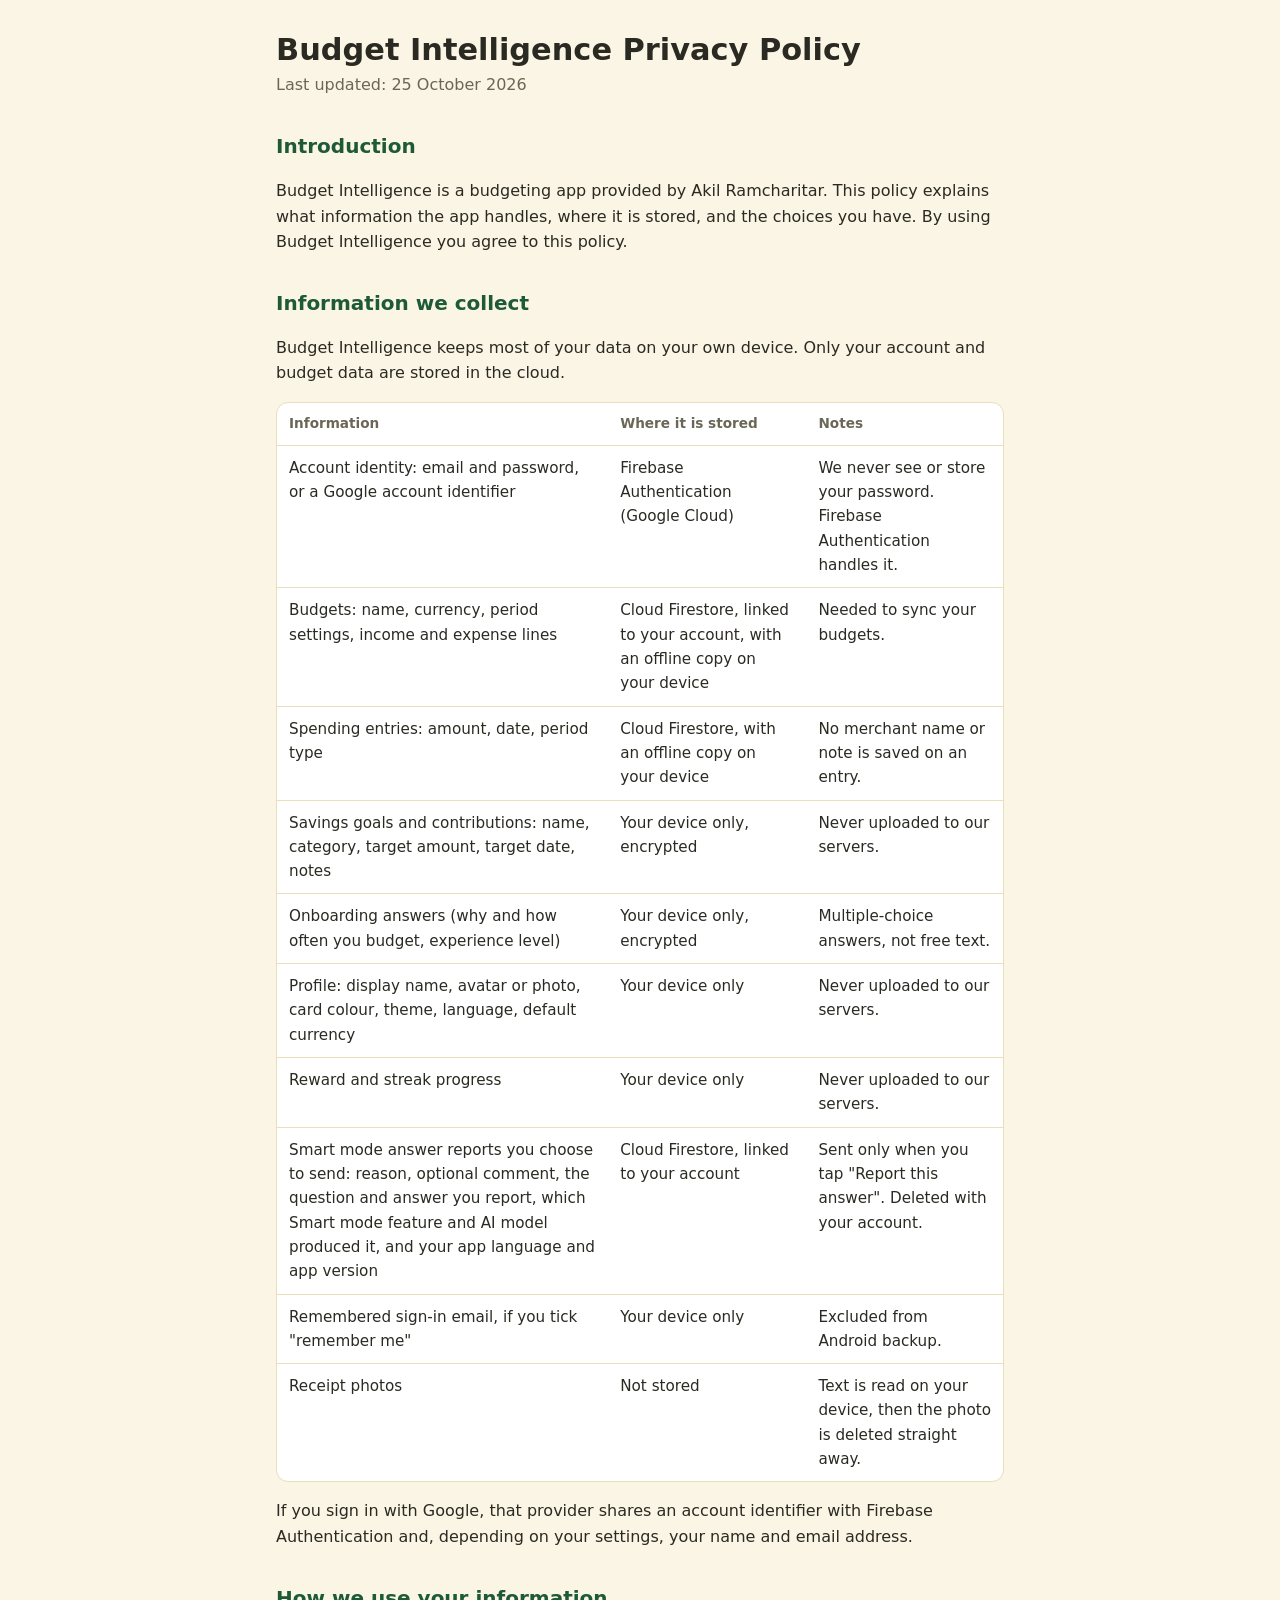
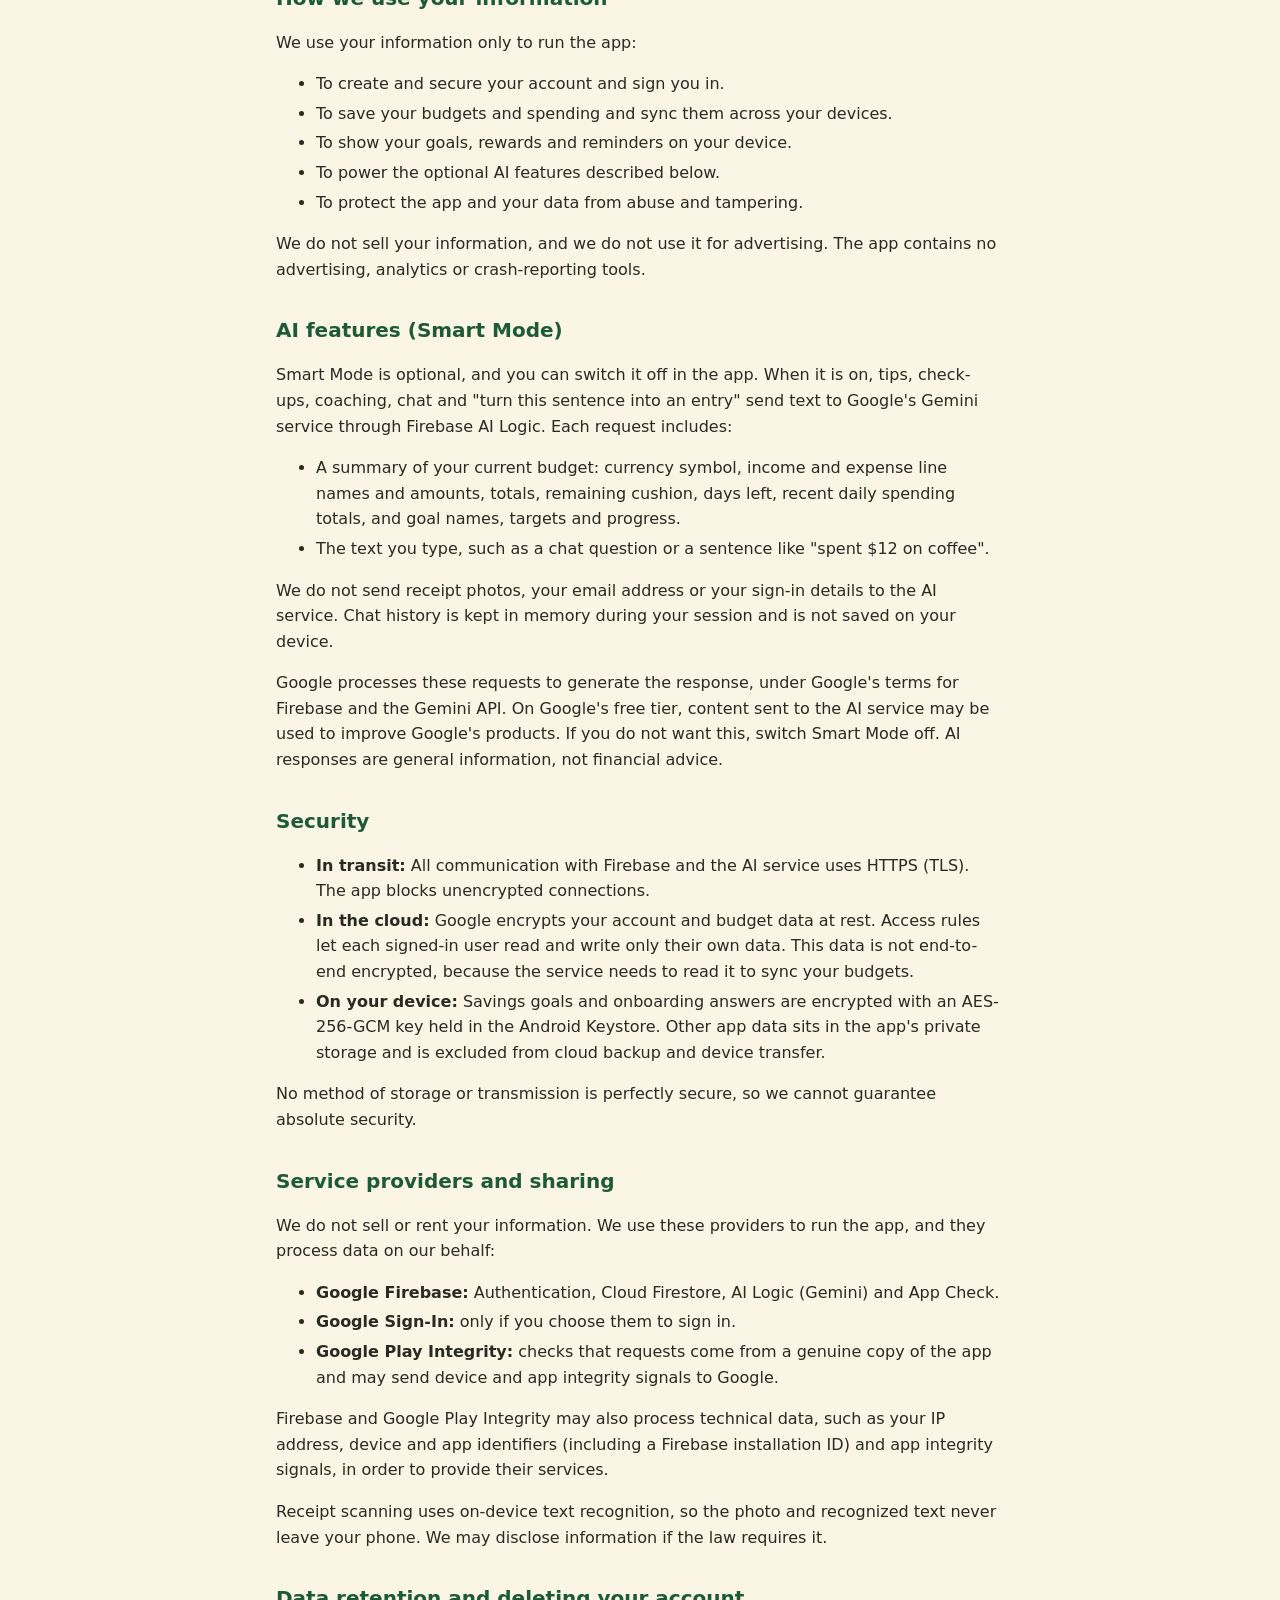
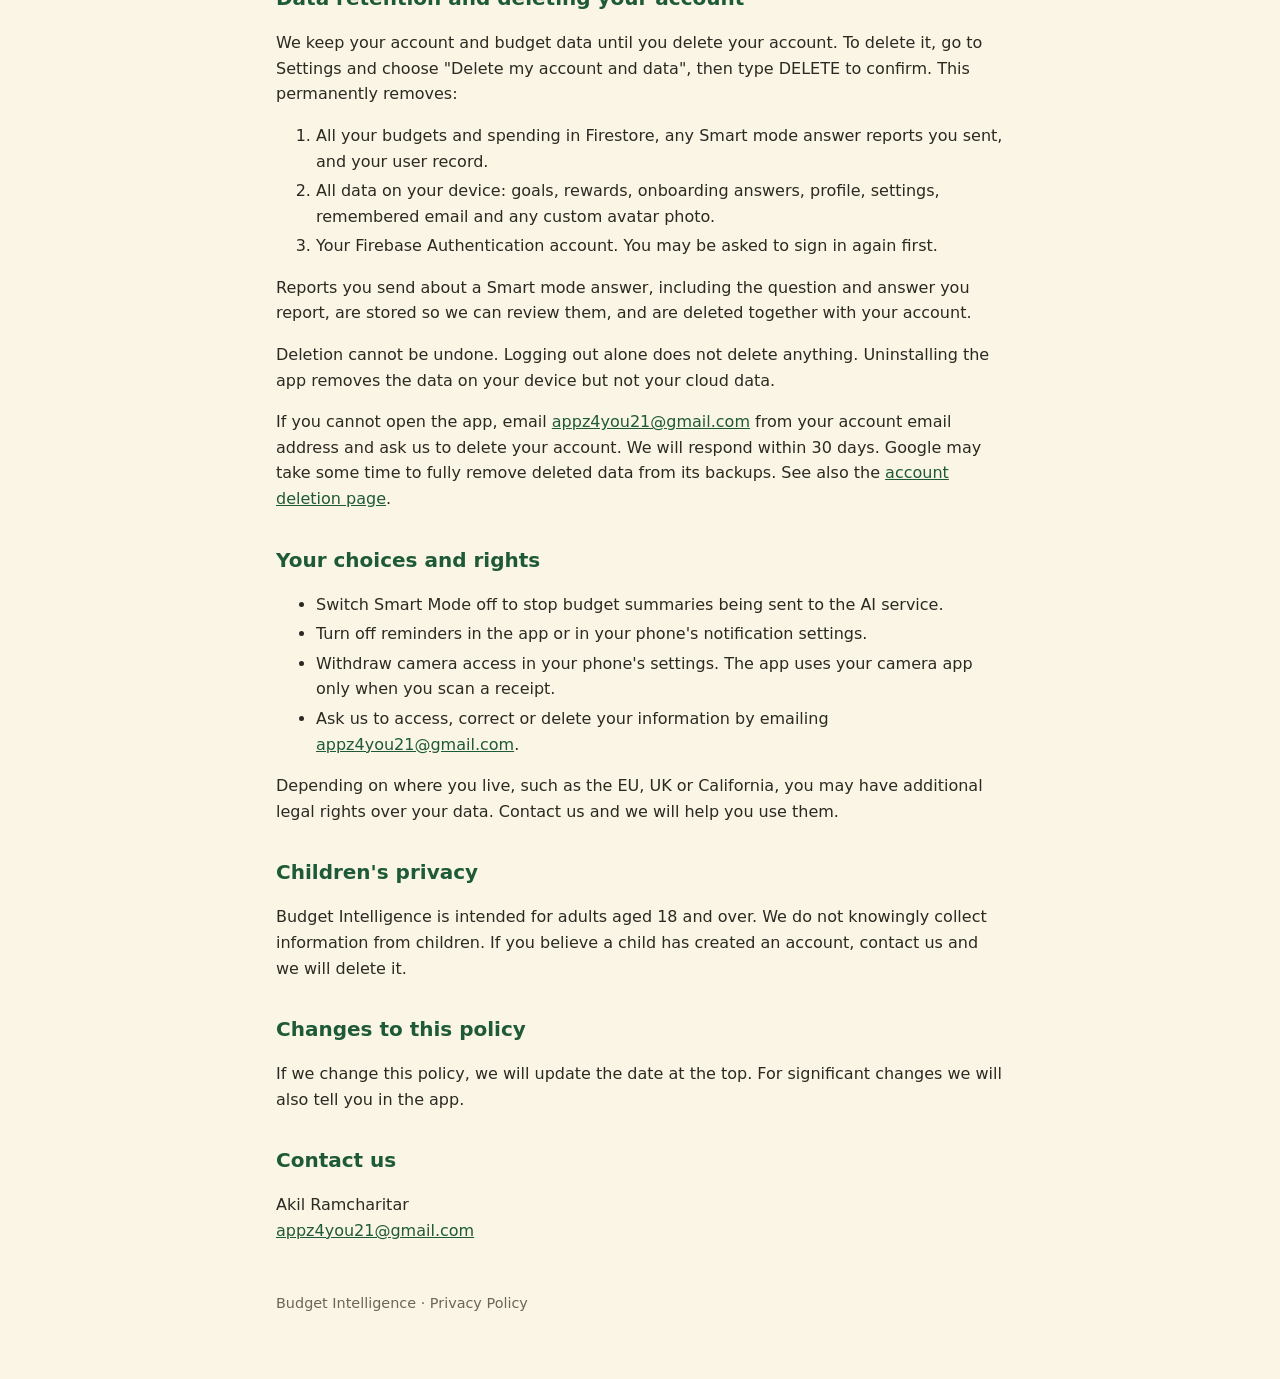
<file: index.html>
<!doctype html>
<html lang="en">
<head>
<meta charset="utf-8">
<meta name="viewport" content="width=device-width,initial-scale=1">
<title>Budget Intelligence Privacy Policy</title>
<meta name="description" content="Privacy policy for the Budget Intelligence budgeting app.">
<link rel="stylesheet" href="style.css">
</head>
<body>
<main>
<h1>Budget Intelligence Privacy Policy</h1>
<p class="meta">Last updated: 25 October 2026</p>

<h2>Introduction</h2>
<p>Budget Intelligence is a budgeting app provided by Akil Ramcharitar. This policy explains what information the app handles, where it is stored, and the choices you have. By using Budget Intelligence you agree to this policy.</p>

<h2>Information we collect</h2>
<p>Budget Intelligence keeps most of your data on your own device. Only your account and budget data are stored in the cloud.</p>
<div class="table-wrap"><table>
<thead><tr><th>Information</th><th>Where it is stored</th><th>Notes</th></tr></thead>
<tbody>
<tr><td>Account identity: email and password, or a Google account identifier</td><td>Firebase Authentication (Google Cloud)</td><td>We never see or store your password. Firebase Authentication handles it.</td></tr>
<tr><td>Budgets: name, currency, period settings, income and expense lines</td><td>Cloud Firestore, linked to your account, with an offline copy on your device</td><td>Needed to sync your budgets.</td></tr>
<tr><td>Spending entries: amount, date, period type</td><td>Cloud Firestore, with an offline copy on your device</td><td>No merchant name or note is saved on an entry.</td></tr>
<tr><td>Savings goals and contributions: name, category, target amount, target date, notes</td><td>Your device only, encrypted</td><td>Never uploaded to our servers.</td></tr>
<tr><td>Onboarding answers (why and how often you budget, experience level)</td><td>Your device only, encrypted</td><td>Multiple-choice answers, not free text.</td></tr>
<tr><td>Profile: display name, avatar or photo, card colour, theme, language, default currency</td><td>Your device only</td><td>Never uploaded to our servers.</td></tr>
<tr><td>Reward and streak progress</td><td>Your device only</td><td>Never uploaded to our servers.</td></tr>
<tr><td>Smart mode answer reports you choose to send: reason, optional comment, the question and answer you report, which Smart mode feature and AI model produced it, and your app language and app version</td><td>Cloud Firestore, linked to your account</td><td>Sent only when you tap "Report this answer". Deleted with your account.</td></tr>
<tr><td>Remembered sign-in email, if you tick "remember me"</td><td>Your device only</td><td>Excluded from Android backup.</td></tr>
<tr><td>Receipt photos</td><td>Not stored</td><td>Text is read on your device, then the photo is deleted straight away.</td></tr>
</tbody></table></div>
<p>If you sign in with Google, that provider shares an account identifier with Firebase Authentication and, depending on your settings, your name and email address.</p>

<h2>How we use your information</h2>
<p>We use your information only to run the app:</p>
<ul>
<li>To create and secure your account and sign you in.</li>
<li>To save your budgets and spending and sync them across your devices.</li>
<li>To show your goals, rewards and reminders on your device.</li>
<li>To power the optional AI features described below.</li>
<li>To protect the app and your data from abuse and tampering.</li>
</ul>
<p>We do not sell your information, and we do not use it for advertising. The app contains no advertising, analytics or crash-reporting tools.</p>

<h2>AI features (Smart Mode)</h2>
<p>Smart Mode is optional, and you can switch it off in the app. When it is on, tips, check-ups, coaching, chat and "turn this sentence into an entry" send text to Google's Gemini service through Firebase AI Logic. Each request includes:</p>
<ul>
<li>A summary of your current budget: currency symbol, income and expense line names and amounts, totals, remaining cushion, days left, recent daily spending totals, and goal names, targets and progress.</li>
<li>The text you type, such as a chat question or a sentence like "spent $12 on coffee".</li>
</ul>
<p>We do not send receipt photos, your email address or your sign-in details to the AI service. Chat history is kept in memory during your session and is not saved on your device.</p>
<p>Google processes these requests to generate the response, under Google's terms for Firebase and the Gemini API. On Google's free tier, content sent to the AI service may be used to improve Google's products. If you do not want this, switch Smart Mode off. AI responses are general information, not financial advice.</p>

<h2>Security</h2>
<ul>
<li><strong>In transit:</strong> All communication with Firebase and the AI service uses HTTPS (TLS). The app blocks unencrypted connections.</li>
<li><strong>In the cloud:</strong> Google encrypts your account and budget data at rest. Access rules let each signed-in user read and write only their own data. This data is not end-to-end encrypted, because the service needs to read it to sync your budgets.</li>
<li><strong>On your device:</strong> Savings goals and onboarding answers are encrypted with an AES-256-GCM key held in the Android Keystore. Other app data sits in the app's private storage and is excluded from cloud backup and device transfer.</li>
</ul>
<p>No method of storage or transmission is perfectly secure, so we cannot guarantee absolute security.</p>

<h2>Service providers and sharing</h2>
<p>We do not sell or rent your information. We use these providers to run the app, and they process data on our behalf:</p>
<ul>
<li><strong>Google Firebase:</strong> Authentication, Cloud Firestore, AI Logic (Gemini) and App Check.</li>
<li><strong>Google Sign-In:</strong> only if you choose them to sign in.</li>
<li><strong>Google Play Integrity:</strong> checks that requests come from a genuine copy of the app and may send device and app integrity signals to Google.</li>
</ul>
<p>Firebase and Google Play Integrity may also process technical data, such as your IP address, device and app identifiers (including a Firebase installation ID) and app integrity signals, in order to provide their services.</p>
<p>Receipt scanning uses on-device text recognition, so the photo and recognized text never leave your phone. We may disclose information if the law requires it.</p>

<h2 id="delete">Data retention and deleting your account</h2>
<p>We keep your account and budget data until you delete your account. To delete it, go to Settings and choose "Delete my account and data", then type DELETE to confirm. This permanently removes:</p>
<ol>
<li>All your budgets and spending in Firestore, any Smart mode answer reports you sent, and your user record.</li>
<li>All data on your device: goals, rewards, onboarding answers, profile, settings, remembered email and any custom avatar photo.</li>
<li>Your Firebase Authentication account. You may be asked to sign in again first.</li>
</ol>
<p>Reports you send about a Smart mode answer, including the question and answer you report, are stored so we can review them, and are deleted together with your account.</p>
<p>Deletion cannot be undone. Logging out alone does not delete anything. Uninstalling the app removes the data on your device but not your cloud data.</p>
<p>If you cannot open the app, email <a href="mailto:appz4you21@gmail.com">appz4you21@gmail.com</a> from your account email address and ask us to delete your account. We will respond within 30 days. Google may take some time to fully remove deleted data from its backups. See also the <a href="delete-account.html">account deletion page</a>.</p>

<h2>Your choices and rights</h2>
<ul>
<li>Switch Smart Mode off to stop budget summaries being sent to the AI service.</li>
<li>Turn off reminders in the app or in your phone's notification settings.</li>
<li>Withdraw camera access in your phone's settings. The app uses your camera app only when you scan a receipt.</li>
<li>Ask us to access, correct or delete your information by emailing <a href="mailto:appz4you21@gmail.com">appz4you21@gmail.com</a>.</li>
</ul>
<p>Depending on where you live, such as the EU, UK or California, you may have additional legal rights over your data. Contact us and we will help you use them.</p>

<h2>Children's privacy</h2>
<p>Budget Intelligence is intended for adults aged 18 and over. We do not knowingly collect information from children. If you believe a child has created an account, contact us and we will delete it.</p>

<h2>Changes to this policy</h2>
<p>If we change this policy, we will update the date at the top. For significant changes we will also tell you in the app.</p>

<h2>Contact us</h2>
<p>Akil Ramcharitar<br><a href="mailto:appz4you21@gmail.com">appz4you21@gmail.com</a></p>

<footer>Budget Intelligence &middot; Privacy Policy</footer>
</main>
</body>
</html>
</file>
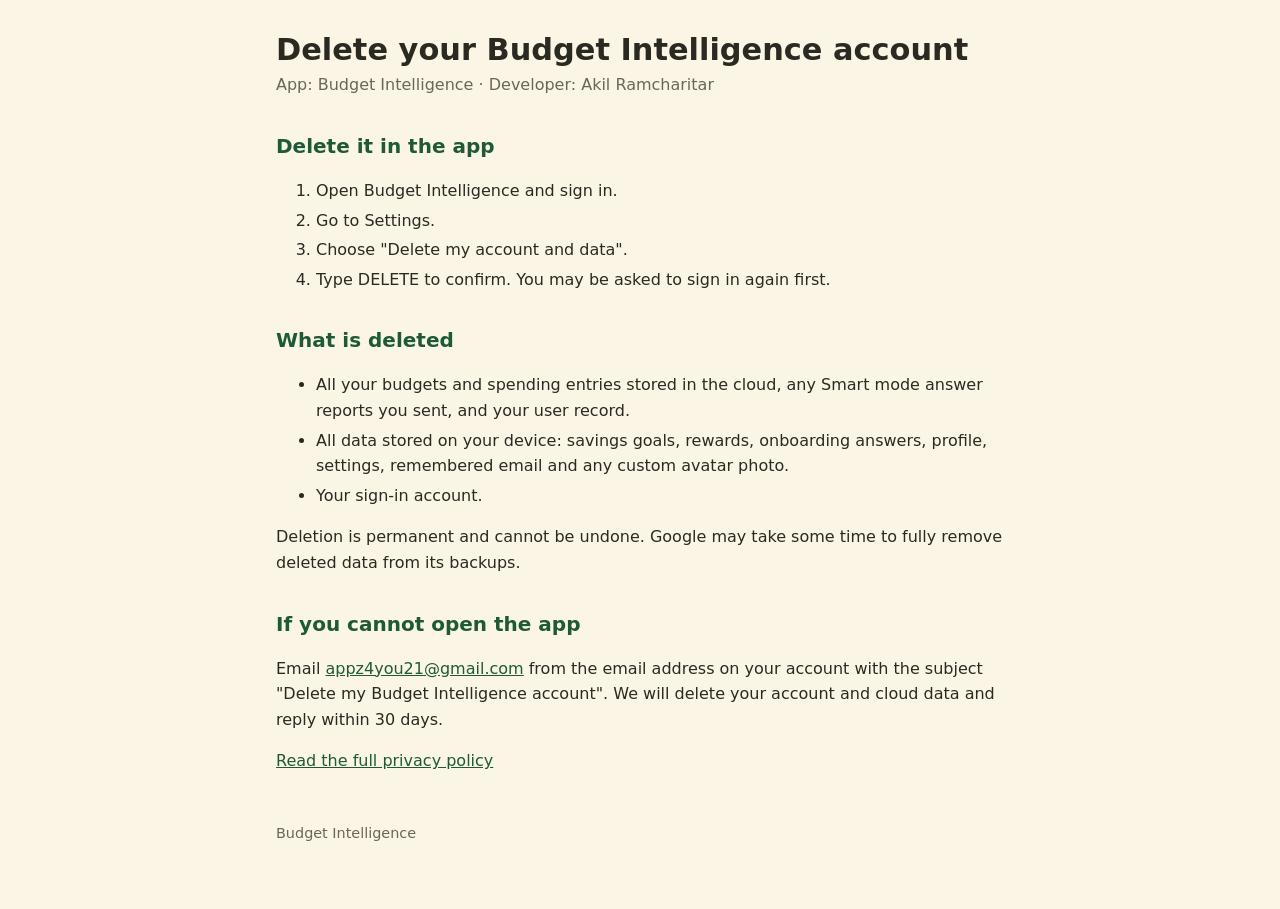
<file: delete-account.html>
<!doctype html>
<html lang="en">
<head>
<meta charset="utf-8">
<meta name="viewport" content="width=device-width,initial-scale=1">
<title>Delete your Budget Intelligence account</title>
<meta name="description" content="How to delete your Budget Intelligence account and data.">
<link rel="stylesheet" href="style.css">
</head>
<body>
<main>
<h1>Delete your Budget Intelligence account</h1>
<p class="meta">App: Budget Intelligence &middot; Developer: Akil Ramcharitar</p>

<h2>Delete it in the app</h2>
<ol>
<li>Open Budget Intelligence and sign in.</li>
<li>Go to Settings.</li>
<li>Choose "Delete my account and data".</li>
<li>Type DELETE to confirm. You may be asked to sign in again first.</li>
</ol>

<h2>What is deleted</h2>
<ul>
<li>All your budgets and spending entries stored in the cloud, any Smart mode answer reports you sent, and your user record.</li>
<li>All data stored on your device: savings goals, rewards, onboarding answers, profile, settings, remembered email and any custom avatar photo.</li>
<li>Your sign-in account.</li>
</ul>
<p>Deletion is permanent and cannot be undone. Google may take some time to fully remove deleted data from its backups.</p>

<h2>If you cannot open the app</h2>
<p>Email <a href="mailto:appz4you21@gmail.com?subject=Delete%20my%20Budget%20Intelligence%20account">appz4you21@gmail.com</a> from the email address on your account with the subject "Delete my Budget Intelligence account". We will delete your account and cloud data and reply within 30 days.</p>

<p><a href="index.html">Read the full privacy policy</a></p>
<footer>Budget Intelligence</footer>
</main>
</body>
</html>
</file>
<file: style.css>
:root{--bg:#faf5e4;--fg:#2b2a22;--muted:#6b6757;--card:#fff;--line:#eadfb8;--accent:#1e5a37}
@media (prefers-color-scheme:dark){:root{--bg:#1c1b16;--fg:#f1ecd9;--muted:#b3ad97;--card:#26241d;--line:#3a372b;--accent:#8fd6a8}}
*{box-sizing:border-box}
body{margin:0;background:var(--bg);color:var(--fg);font:16px/1.6 system-ui,-apple-system,"Segoe UI",Roboto,sans-serif}
main{max-width:760px;margin:0 auto;padding:32px 16px 64px}
h1{font-size:1.9rem;line-height:1.2;margin:0 0 4px}
h2{font-size:1.25rem;margin:2rem 0 .5rem;color:var(--accent)}
.meta{color:var(--muted);margin:0 0 1.5rem}
a{color:var(--accent)}
.table-wrap{overflow-x:auto;border:1px solid var(--line);border-radius:12px;background:var(--card)}
table{border-collapse:collapse;width:100%;min-width:560px}
th,td{text-align:left;vertical-align:top;padding:10px 12px;border-bottom:1px solid var(--line);font-size:.95rem}
th{font-size:.85rem;color:var(--muted)}
tr:last-child td{border-bottom:0}
li{margin:.25rem 0}
footer{margin-top:3rem;color:var(--muted);font-size:.9rem}
</file>
